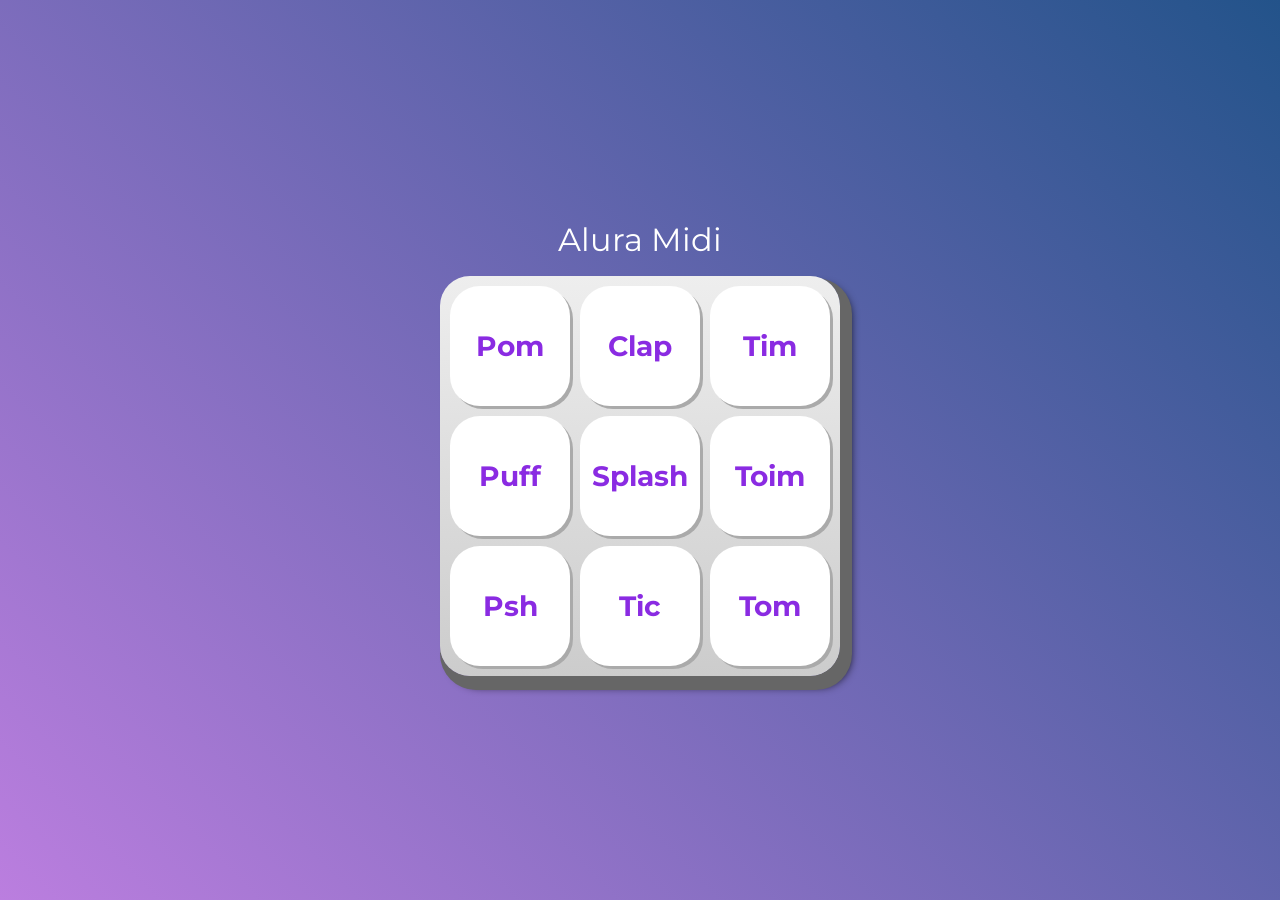
<file: index.html>
<!DOCTYPE html>
<html lang="pt-BR">
<head>
    <meta charset="UTF-8">
    <meta http-equiv="X-UA-Compatible" content="IE=edge">
    <meta name="viewport" content="width=device-width, initial-scale=1.0">

    <title>Alura MIDI</title>

    <link rel="preconnect" href="https://fonts.googleapis.com">
    <link rel="preconnect" href="https://fonts.gstatic.com" crossorigin>
    <link href="https://fonts.googleapis.com/css2?family=Montserrat:wght@500;600&display=swap" rel="stylesheet">

    <link rel="icon" type="image/png" href="images/bateria.png">
    <link rel="stylesheet" href="css/reset.css">
    <link rel="stylesheet" href="css/estilos.css">

</head>
<body>

    <h1>Alura Midi</h1>

    <section class="teclado">
        <button class="tecla tecla_pom">Pom</button>
        <button class="tecla tecla_clap">Clap</button>
        <button class="tecla tecla_tim">Tim</button>

        <button class="tecla tecla_puff">Puff</button>
        <button class="tecla tecla_splash">Splash</button>
        <button class="tecla tecla_toim">Toim</button>

        <button class="tecla tecla_psh">Psh</button>
        <button class="tecla tecla_tic">Tic</button>
        <button class="tecla tecla_tom">Tom</button>
    </section>

    <audio src="sounds/keyq.wav" id="som_tecla_pom"></audio>
    <audio src="sounds/keyw.wav" id="som_tecla_clap"></audio>
    <audio src="sounds/keye.wav" id="som_tecla_tim"></audio>
    <audio src="sounds/keya.wav" id="som_tecla_puff"></audio>
    <audio src="sounds/keys.wav" id="som_tecla_splash"></audio>
    <audio src="sounds/keyd.wav" id="som_tecla_toim"></audio>
    <audio src="sounds/keyz.wav" id="som_tecla_psh"></audio>
    <audio src="sounds/keyx.wav" id="som_tecla_tic"></audio>
    <audio src="sounds/keyc.wav" id="som_tecla_tom"></audio>

    <script src="main.js"></script>
    
</body>
</html>
</file>
<file: css/estilos.css>
:root {
  --cinza: #aaa;
  --vermelha: #e93d50;
  --vermelha-escura: #af303f;
  --branca: #fff;
  --luz: rgb(57, 34, 187);
}

body {
  align-items: center;
  background: linear-gradient(45deg, #bb7edf 0%,#23538a 100%);
  display: flex;
  justify-content: center;
  flex-direction: column;
  font-family: 'Montserrat', sans-serif;
  min-height: 100vh;
}

h1 {
  color: var(--branca);
  margin-bottom: 20px;
  font-size: 2rem;
}

.teclado {
  background: linear-gradient(to bottom, #eeeeee 0%,#cccccc 100%);
  box-shadow: 6px 8px 0 6px #666, 10px 10px 10px #000;
  border-radius: 30px;
  display: grid;
  gap: 10px;
  grid-template-columns: repeat(3, 1fr);
  padding: 10px;
}

.tecla {
  background-color: var(--branca);
  border-radius: 30px;
  box-shadow: 3px 3px 0 var(--cinza);
  color: blueviolet;
  cursor: pointer;
  height: 120px;
  font-size: 1.75em;
  font-weight: bold;
  line-height: 120px;
  text-align: center;
  width: 120px;
}

.tecla.ativa,
.tecla:active {
  background-color: var(--vermelha);
  border: 4px solid  var(--vermelha);
  box-shadow: 3px 3px 0 var(--vermelha-escura) inset;
  color: var(--branca);
  outline: none;
}

.tecla.focus,
.tecla:focus {
  outline: none;
  box-shadow: 1px 1px 10px var(--luz);
}

.tecla.active:focus,
.tecla:active:focus {
  box-shadow: 3px 3px 0 var(--vermelha-escura) inset, 1px 1px 10px var(--luz);
}
</file>
